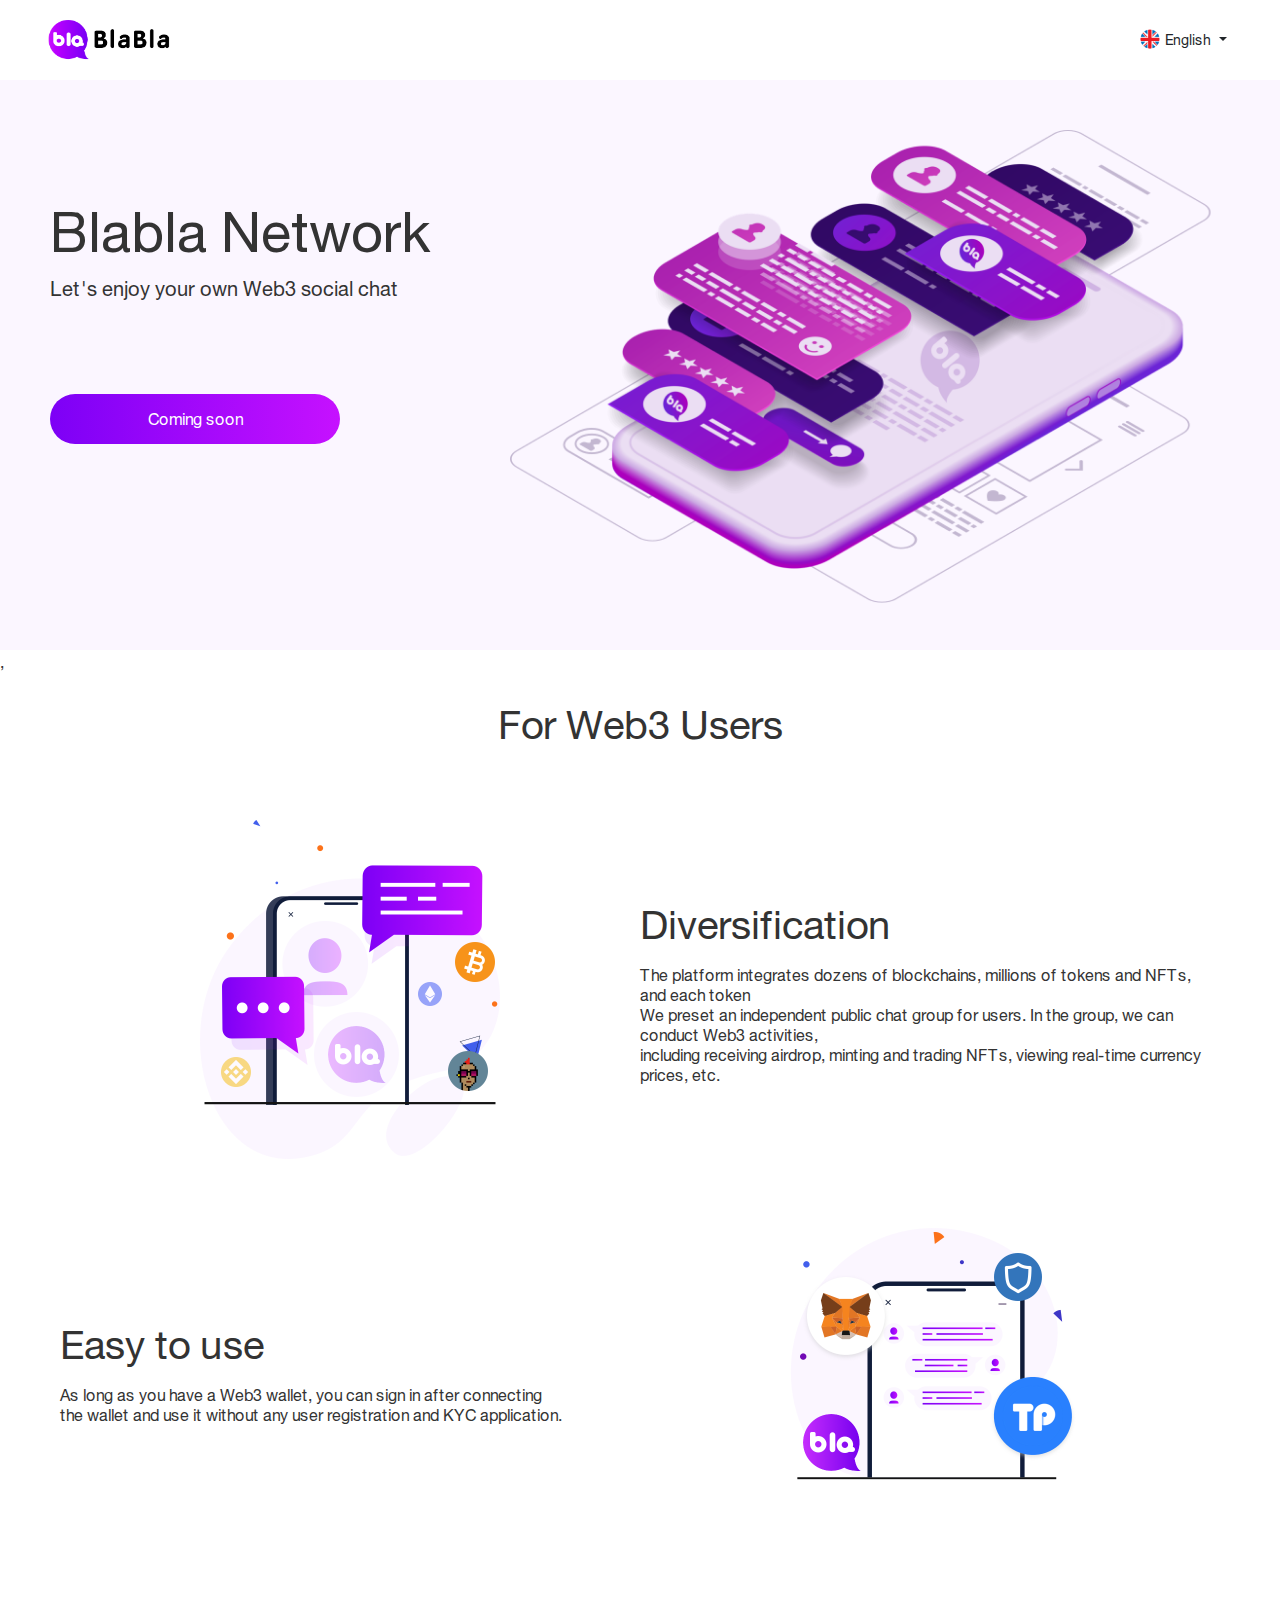
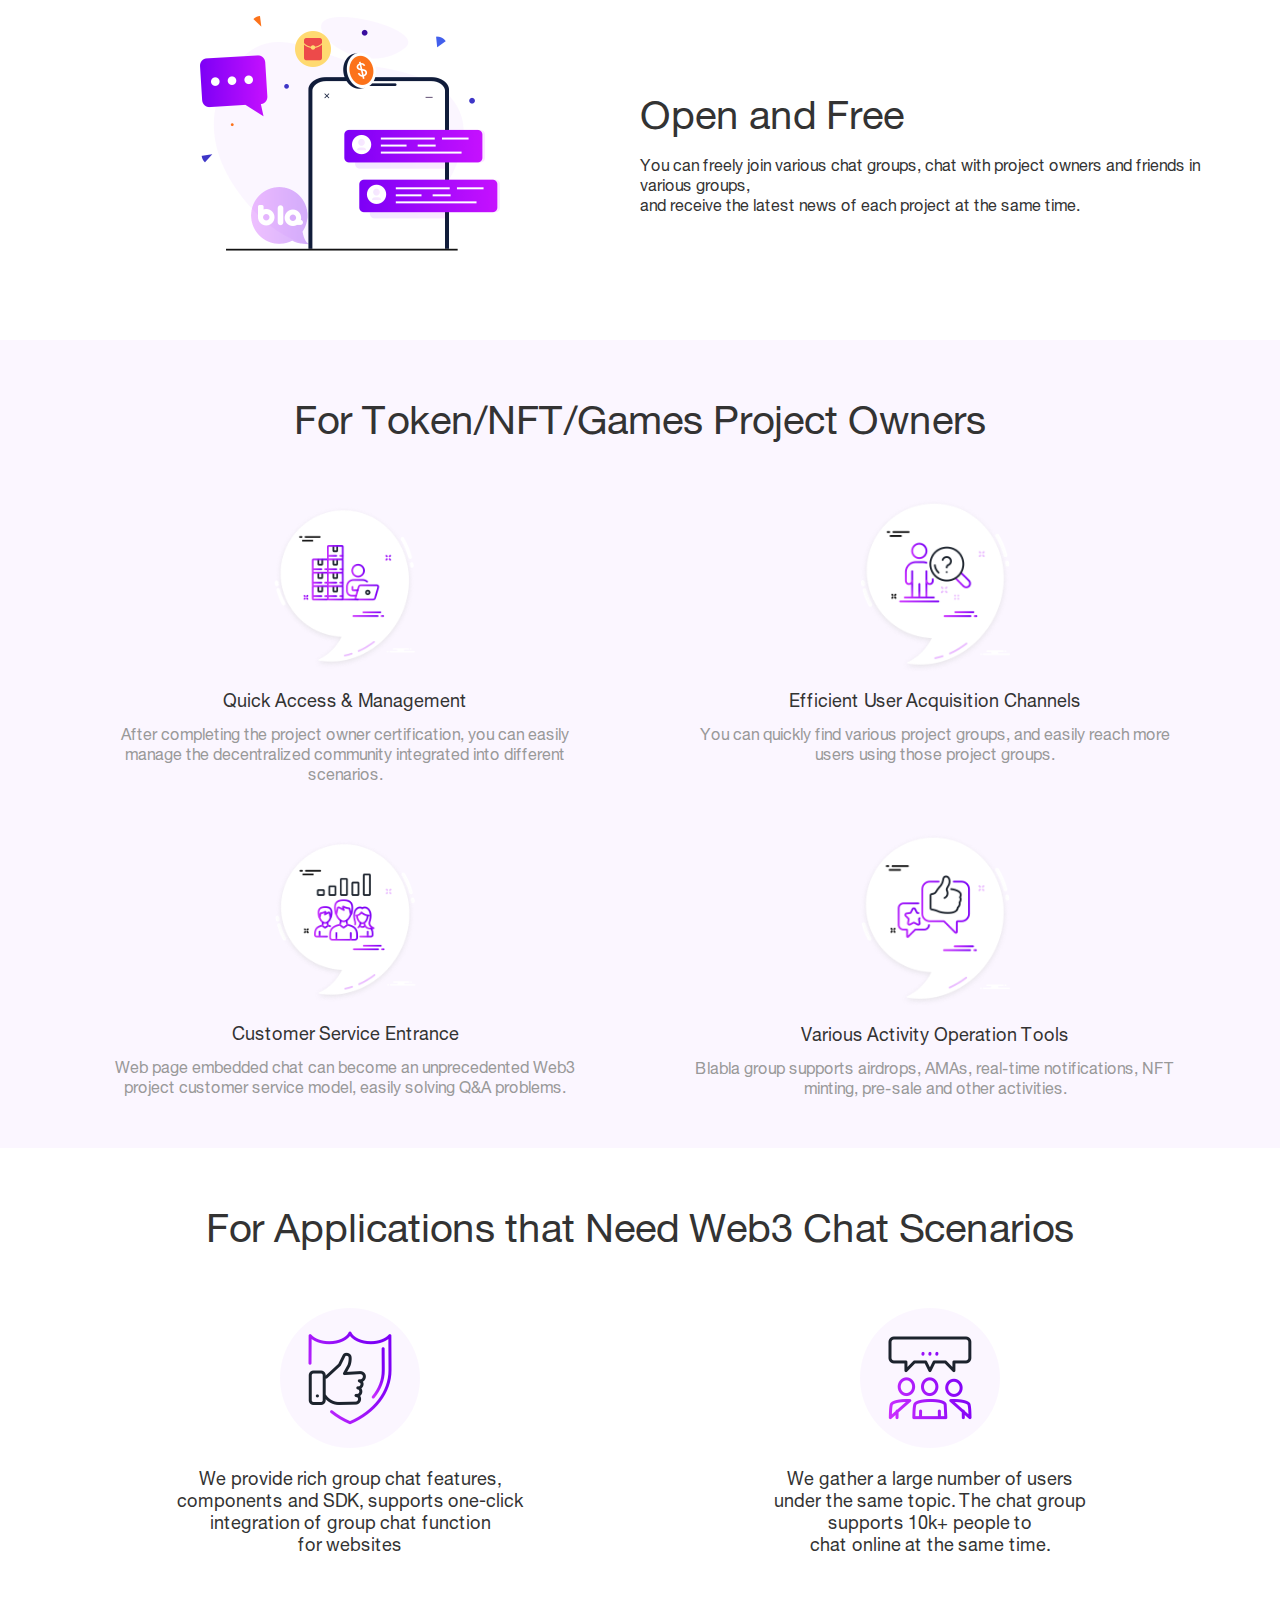
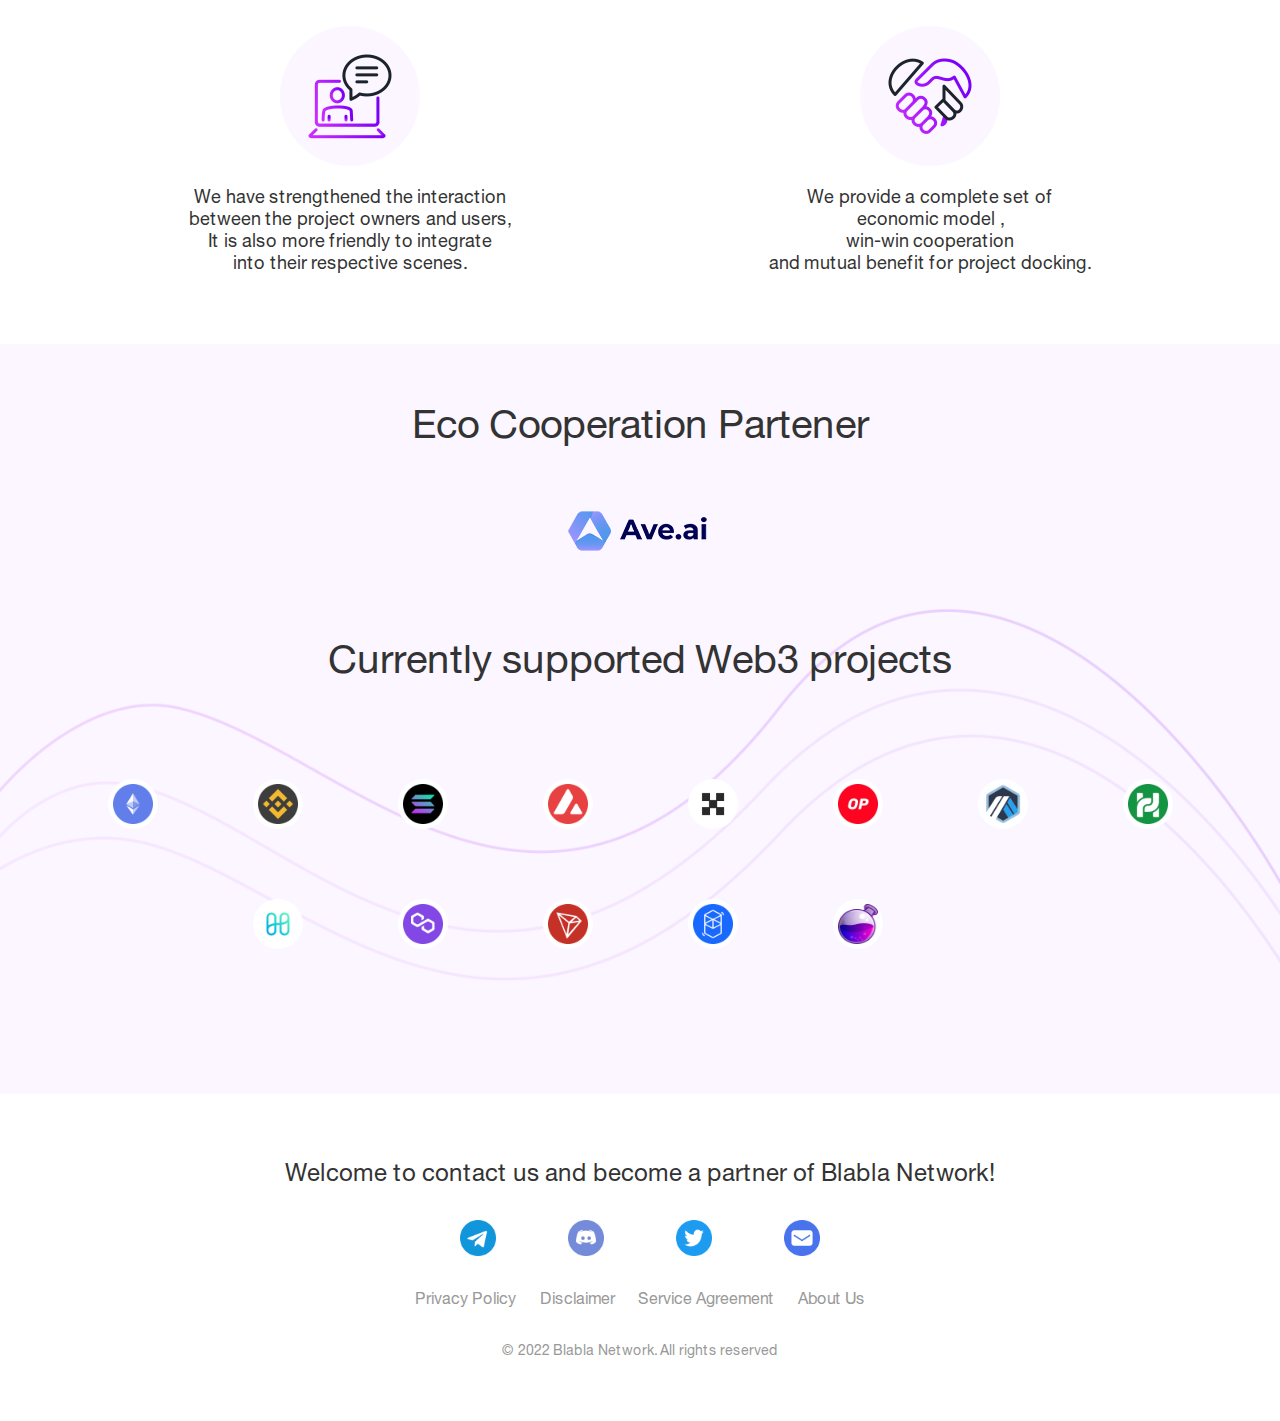
<file: index.html>
<!DOCTYPE html>
<html lang="en">
    <head>
        <meta charset="UTF-8" />
        <meta name="renderer" content="webkit" />
        <!--[if IE]><meta http-equiv="X-UA-Compatible" content="IE=edge,chrome=1" /><![endif]-->
        <meta name="viewport" content="width=device-width, initial-scale=1" />
        <!--begin需要描述官网-->
        <meta
            name="keywords"
            content="blabla,blabla network,chat,social,decentralized,blockchain,wallet,project owner,Web3,token,NFT,token price,group chat,customer service,public chain,airdrop,mint,trade,game,operation,gameFi,socialFi"
        />
        <meta
            name="description"
            content="Blabla Network is a social chat software for Web3 domain. It embeds millions of chat groups of tokens and NFTs. You can join the group for quick chat without group creation by project owners or other third parties, and you can participate in Web3 project activities in the group,such as receiving airdrop red packets, minting and trading NFTs, receiving real-time currency prices,etc.This chat software is widely used in Web3 scenarios, not only as a chat tool, but also as a project operation tool, customer service tool, etc. It can be embedded in the Web3 project website to enhance the interactivity and user stickiness of the project."
        />
        <!--end-->

        <link rel="shortcut icon" href="./assets/img/index.ico" />
        <title>blabla</title>

        <!-- Bootstrap Core CSS -->
        <link href="assets/css/bootstrap.min.css" rel="stylesheet" />
        <link href="assets/css/index.css" rel="stylesheet" />
        <link href="assets/css/index-en.css" rel="stylesheet" />

        <!-- Custom Fonts -->
        <link href="assets/font-style/font.css" rel="stylesheet" type="text/css" />

        <!-- jQuery -->
        <script src="assets/js/jquery.slim.min.js"></script>
        <script src="assets/js/popper.min.js"></script>
        <script src="assets/js/bootstrap.min.js"></script>
    </head>

    <body>
        <div class="header">
            <div class="container">
                <div class="logo">
                    <img src="./assets/img/logo.png" />
                </div>
                <div class="switch-lan">
                    <div class="btn-group">
                        <button type="button" class="btn dropdown-toggle" data-toggle="dropdown" aria-expanded="false">
                            <img class="icon" src="./assets/img/en.png" /><text>English</text>
                        </button>
                        <div class="dropdown-menu dropdown-menu-right">
                            <a class="dropdown-item" href="./index.html"
                                ><img class="icon" src="./assets/img/en.png" /><text>English</text></a
                            >
                            <a class="dropdown-item" href="./index-cn.html"
                                ><img class="icon" src="./assets/img/ch.png" /><text>简体中文</text></a
                            >
                        </div>
                    </div>
                </div>
            </div>
        </div>
        <div class="content">
            <div class="top-banner">
                <div class="container">
                    <div>
                        <div class="name">Blabla Network</div>
                        <div class="info">Let's enjoy your own Web3 social chat</div>
                        <div class="open-to-talk">
                            <a>
                                <!-- Start Blabla Chat in Browser
                                <img src="./assets/img/open.png" /> -->
                                Coming soon
                            </a>
                        </div>
                    </div>
                    <div class="right">
                        <img src="./assets/img/top-bg.png" />
                    </div>
                </div>
                ,
            </div>
            <div class="advantage-2c">
                <div class="container">
                    <div class="title">For Web3 Users</div>
                    <div class="item">
                        <div class="left img">
                            <div>
                                <img src="assets/img/advantage2c/duoyanghua.png" />
                            </div>
                        </div>
                        <div class="right word">
                            <div class="item-title">Diversification</div>
                            <div class="item-info">
                                The platform integrates dozens of blockchains, millions of tokens and NFTs, and each
                                token<br />
                                We preset an independent public chat group for users. In the group, we can conduct Web3
                                activities,<br />
                                including receiving airdrop, minting and trading NFTs, viewing real-time currency
                                prices, etc.
                            </div>
                        </div>
                    </div>
                    <div class="item">
                        <div class="left word">
                            <div class="item-title">Easy to use</div>
                            <div class="item-info">
                                As long as you have a Web3 wallet, you can sign in after connecting<br />
                                the wallet and use it without any user registration and KYC application.
                            </div>
                        </div>
                        <div class="right img">
                            <div>
                                <img src="assets/img/advantage2c/kuaisushiyong.png" />
                            </div>
                        </div>
                    </div>
                    <div class="item">
                        <div class="left img">
                            <div>
                                <img src="assets/img/advantage2c/kaifangziyou.png" />
                            </div>
                        </div>
                        <div class="right word">
                            <div class="item-title">Open and Free</div>
                            <div class="item-info">
                                You can freely join various chat groups, chat with project owners and friends in various
                                groups,<br />
                                and receive the latest news of each project at the same time.
                            </div>
                        </div>
                    </div>
                </div>
            </div>
            <div class="advantage-2b">
                <div class="container">
                    <div class="title">For Token/NFT/Games Project Owners</div>
                    <div class="box">
                        <div class="item item-en">
                            <img src="./assets/img/advantage2b/ruzhu.png" />
                            <div class="item-title">Quick Access & Management</div>
                            <div class="item-info">
                                After completing the project owner certification, you can easily manage the
                                decentralized community integrated into different scenarios.
                            </div>
                        </div>
                        <div class="item item-en">
                            <img src="./assets/img/advantage2b/qudao.png" />
                            <div class="item-title">Efficient User Acquisition Channels</div>
                            <div class="item-info">
                                You can quickly find various project groups, and easily reach more users using those
                                project groups.
                            </div>
                        </div>
                        <div class="item item-en">
                            <img src="./assets/img/advantage2b/kefu.png" />
                            <div class="item-title">Customer Service Entrance</div>
                            <div class="item-info">
                                Web page embedded chat can become an unprecedented Web3 project customer service model,
                                easily solving Q&A problems.
                            </div>
                        </div>
                        <div class="item item-en">
                            <img src="./assets/img/advantage2b/tool.png" />
                            <div class="item-title">Various Activity Operation Tools</div>
                            <div class="item-info">
                                Blabla group supports airdrops, AMAs, real-time notifications, NFT minting, pre-sale and
                                other activities.
                            </div>
                        </div>
                    </div>
                </div>
            </div>
            <div class="application">
                <div class="container">
                    <div class="title">For Applications that Need Web3 Chat Scenarios</div>
                    <div class="box">
                        <div class="item">
                            <img src="./assets/img/application/one.png" />
                            <div class="item-info">
                                We provide rich group chat features, <br />
                                components and SDK, supports one-click<br />
                                integration of group chat function <br />
                                for websites
                            </div>
                        </div>
                        <div class="item">
                            <img src="./assets/img/application/two.png" />
                            <div class="item-info">
                                We gather a large number of users <br />
                                under the same topic. The chat group <br />
                                supports 10k+ people to <br />
                                chat online at the same time.
                            </div>
                        </div>
                        <div class="item">
                            <img src="./assets/img/application/three.png" />
                            <div class="item-info">
                                We have strengthened the interaction <br />
                                between the project owners and users,<br />
                                It is also more friendly to integrate <br />
                                into their respective scenes.
                            </div>
                        </div>
                        <div class="item">
                            <img src="./assets/img/application/four.png" />
                            <div class="item-info">
                                We provide a complete set of<br />
                                economic model , <br />
                                win-win cooperation <br />
                                and mutual benefit for project docking.
                            </div>
                        </div>
                    </div>
                </div>
            </div>
            <div class="partner">
                <div class="container">
                    <div class="title">Eco Cooperation Partener</div>
                    <div class="ave-logo">
                        <img src="./assets/img/ave.png" />
                    </div>
                    <div class="support-program">Currently supported Web3 projects</div>
                    <div class="programs">
                        <div class="line-one">
                            <div class="item">
                                <div class="img-box">
                                    <img src="./assets/img/partner/1.png" />
                                    <div class="text">Ethereum</div>
                                </div>
                            </div>
                            <div class="item">
                                <div class="img-box">
                                    <img src="./assets/img/partner/2.png" />
                                    <div class="text">BNB Chain</div>
                                </div>
                            </div>
                            <div class="item">
                                <div class="img-box">
                                    <img src="./assets/img/partner/3.png" />
                                    <div class="text">Solana</div>
                                </div>
                            </div>
                            <div class="item">
                                <div class="img-box">
                                    <img src="./assets/img/partner/4.png" />
                                    <div class="text">Avalanche</div>
                                </div>
                            </div>
                            <div class="item">
                                <div class="img-box">
                                    <img src="./assets/img/partner/5.png" />
                                    <div class="text">OKC</div>
                                </div>
                            </div>
                            <div class="item">
                                <div class="img-box">
                                    <img src="./assets/img/partner/6.png" />
                                    <div class="text">Optimism</div>
                                </div>
                            </div>
                            <div class="item">
                                <div class="img-box">
                                    <img src="./assets/img/partner/7.png" />
                                    <div class="text">Arbitrum</div>
                                </div>
                            </div>
                            <div class="item">
                                <div class="img-box">
                                    <img src="./assets/img/partner/8.png" />
                                    <div class="text">HECO</div>
                                </div>
                            </div>
                        </div>
                        <div class="line-two">
                            <div class="item"></div>
                            <div class="item">
                                <div class="img-box">
                                    <img src="./assets/img/partner/9.png" />
                                    <div class="text">Harmony</div>
                                </div>
                            </div>
                            <div class="item">
                                <div class="img-box">
                                    <img src="./assets/img/partner/10.png" />
                                    <div class="text">Polygon</div>
                                </div>
                            </div>
                            <div class="item">
                                <div class="img-box">
                                    <img src="./assets/img/partner/11.png" />
                                    <div class="text">Tron</div>
                                </div>
                            </div>
                            <div class="item">
                                <div class="img-box">
                                    <img src="./assets/img/partner/12.png" />
                                    <div class="text">Fantom</div>
                                </div>
                            </div>
                            <div class="item">
                                <div class="img-box">
                                    <img src="./assets/img/partner/13.png" />
                                    <div class="text">Osmosis</div>
                                </div>
                            </div>
                            <div class="item"></div>
                            <div class="item"></div>
                        </div>
                    </div>
                </div>
            </div>
        </div>
        <div class="footer">
            <div class="container">
                <div class="welcome-word">Welcome to contact us and become a partner of Blabla Network!</div>
                <div class="contact-way">
                    <a href="https://t.me/blablanetwork" target="_blank"
                        ><img src="./assets/img/footer/telegram.png"
                    /></a>
                    <a href="https://discord.gg/5T9wKU4JaP" target="_blank"
                        ><img src="./assets/img/footer/discord.png"
                    /></a>
                    <a href="https://twitter.com/NetworkBlabla" target="_blank"
                        ><img src="./assets/img/footer/twitter.png"
                    /></a>
                    <a href="mailto://business@blabla.network" target="_blank"
                        ><img src="./assets/img/footer/email.png"
                    /></a>
                </div>
                <div class="other-info">
                    <a>Privacy Policy</a>
                    <a>Disclaimer</a>
                    <a>Service Agreement</a>
                    <a>About Us</a>
                </div>
                <div class="copyright">© 2022 Blabla Network. All rights reserved</div>
            </div>
        </div>
    </body>
    <script>
        $(".partner .programs .img-box").mouseover(function () {
            $(this).find(".text").show(3000)
        })
        $(".partner .programs .img-box").mouseout(function () {
            $(this).find(".text").hide(3000)
        })
    </script>
</html>
</file>
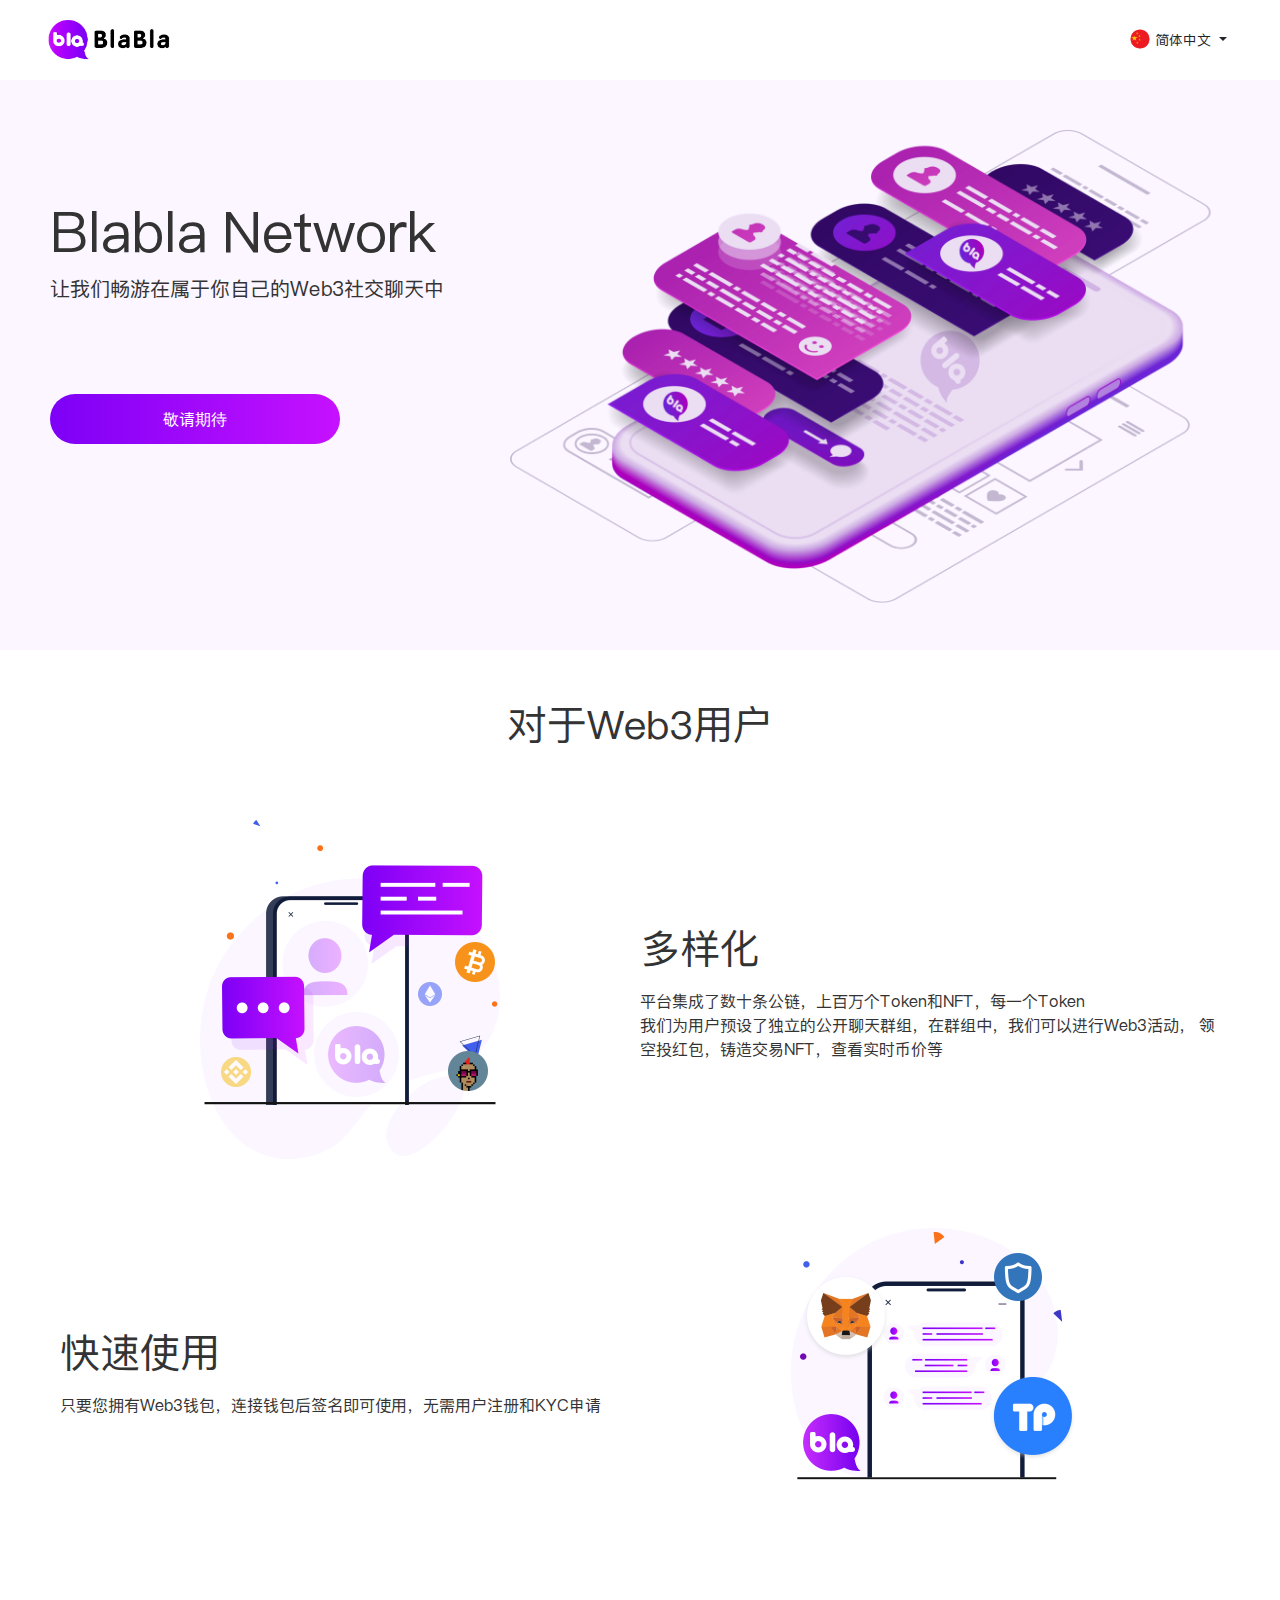
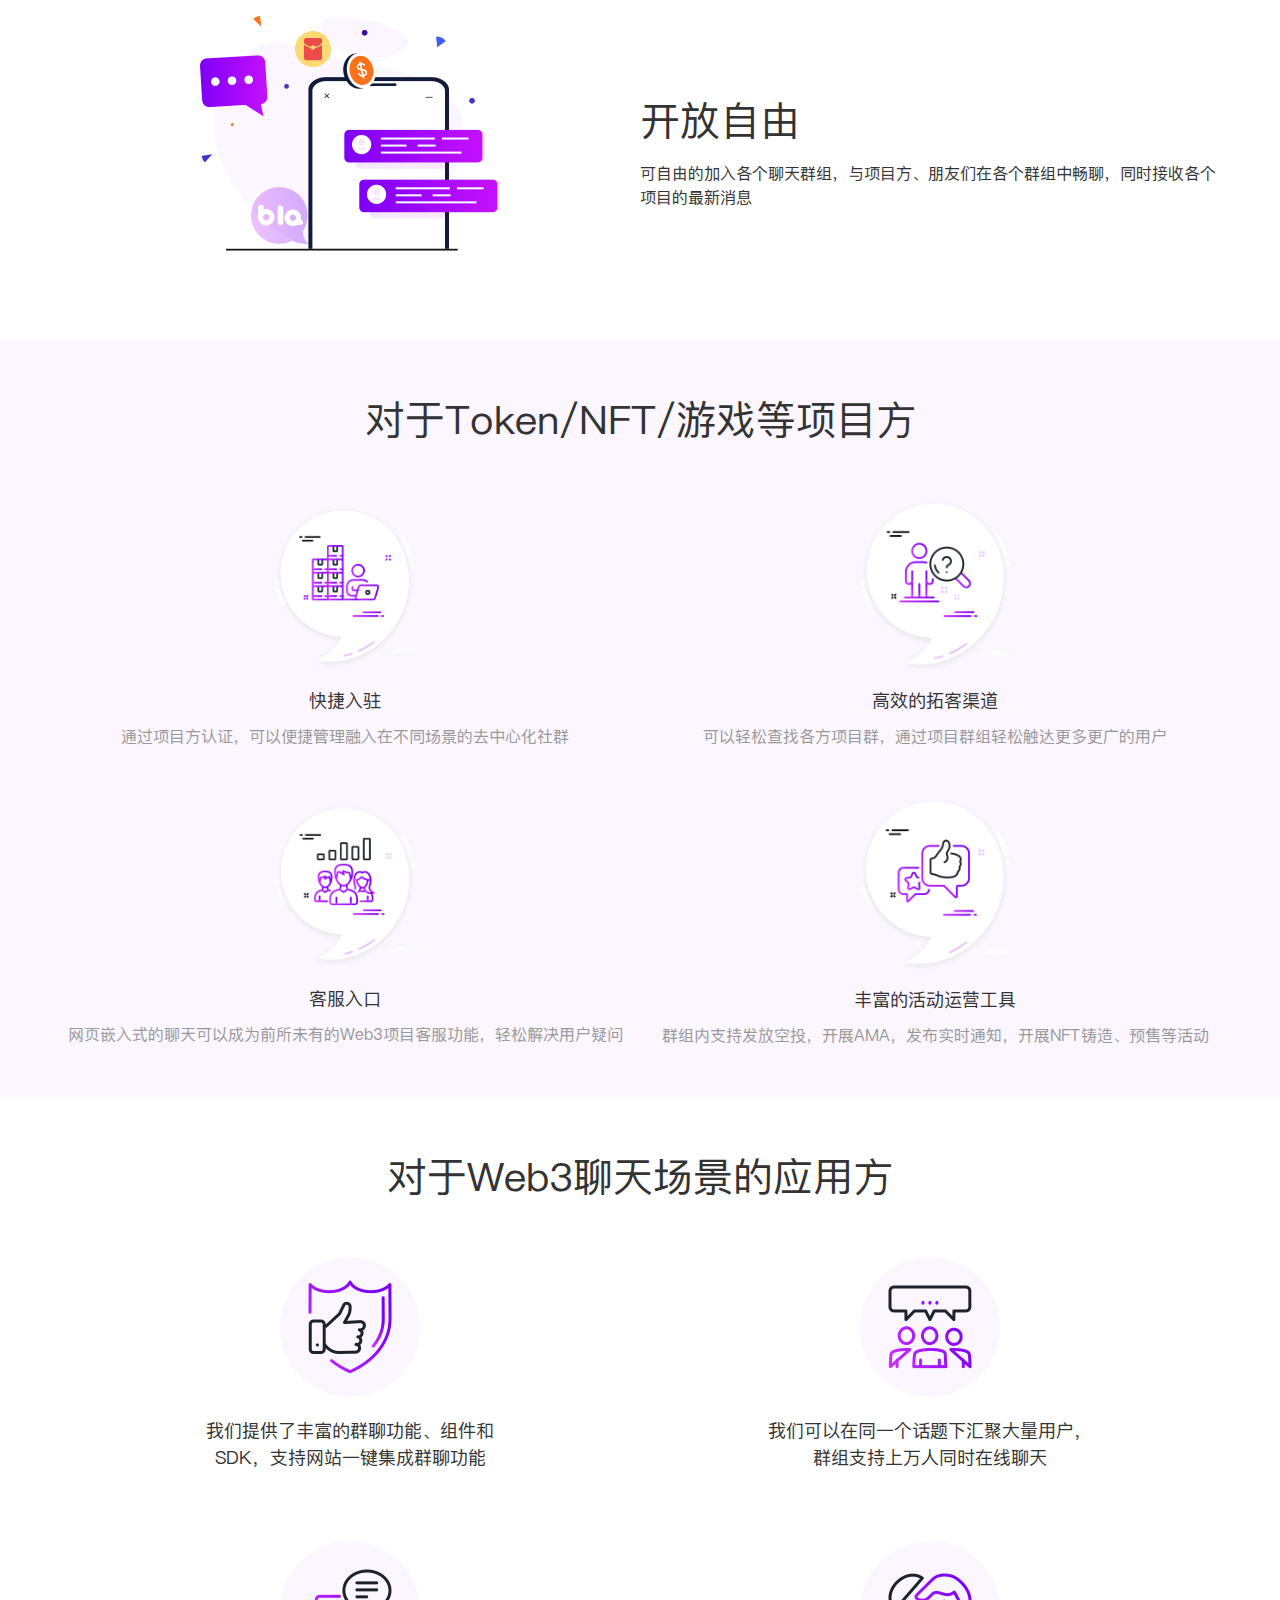
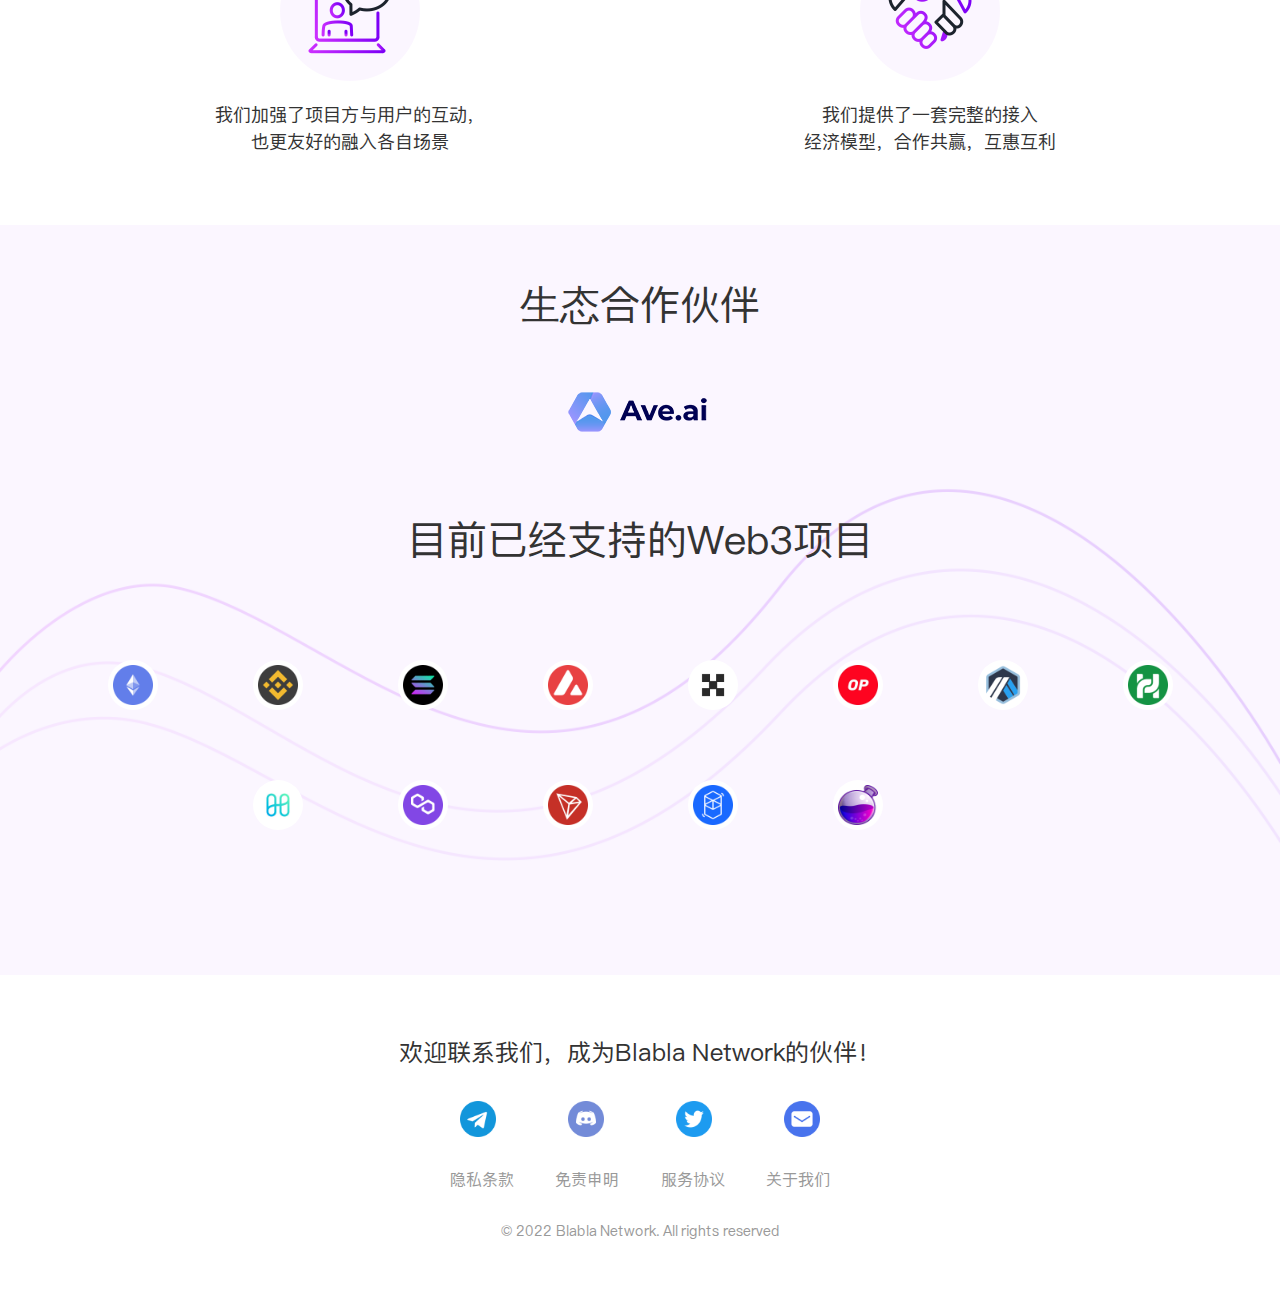
<file: index-cn.html>
<!DOCTYPE html>
<html lang="en">
    <head>
        <meta charset="UTF-8" />
        <meta name="renderer" content="webkit" />
        <!--[if IE]><meta http-equiv="X-UA-Compatible" content="IE=edge,chrome=1" /><![endif]-->
        <meta name="viewport" content="width=device-width, initial-scale=1" />
        <!--begin需要描述官网-->
        <meta
            name="keywords"
            content="巴拉巴拉,聊天,社交,去中心化,区块链,钱包,项目方,Web3,币价,NFT,群聊,客服,铸造,公链,空投,交易,链游,游戏,运营"
        />
        <meta
            name="description"
            content="Blabla Network是一款面向Web3领域的社交聊天软件，内嵌上百万个Token和NFT的聊天群组，无需项目方或用户自建群组即可入群快速聊天，并且可以在群中进行领取空投红包，铸造交易NFT，查看实时币价等Web3项目活动。本聊天软件在Web3场景中用处广泛，不仅可以作为聊天工具，还可以作为项目方活动运营工具、客服工具等，可以嵌入到各个项目方的项目网站中，增强项目的互动性和用户粘性。"
        />
        <!--end-->

        <link rel="shortcut icon" href="./assets/img/index.ico" />
        <title>blabla</title>

        <!-- Bootstrap Core CSS -->
        <link href="assets/css/bootstrap.min.css" rel="stylesheet" />
        <link href="assets/css/index.css" rel="stylesheet" />

        <!-- Custom Fonts -->
        <link href="assets/font-style/font.css" rel="stylesheet" type="text/css" />

        <!-- jQuery -->
        <script src="assets/js/jquery.slim.min.js"></script>
        <script src="assets/js/popper.min.js"></script>
        <script src="assets/js/bootstrap.min.js"></script>
    </head>

    <body>
        <div class="header">
            <div class="container">
                <div class="logo">
                    <img src="./assets/img/logo.png" />
                </div>
                <div class="switch-lan">
                    <div class="btn-group">
                        <button type="button" class="btn dropdown-toggle" data-toggle="dropdown" aria-expanded="false">
                            <img class="icon" src="./assets/img/ch.png" /><text>简体中文</text>
                        </button>
                        <div class="dropdown-menu dropdown-menu-right">
                            <a class="dropdown-item" href="./index.html"
                                ><img class="icon" src="./assets/img/en.png" /><text>English</text></a
                            >
                            <a class="dropdown-item" href="./index-cn.html"
                                ><img class="icon" src="./assets/img/ch.png" /><text>简体中文</text></a
                            >
                        </div>
                    </div>
                </div>
            </div>
        </div>
        <div class="content">
            <div class="top-banner">
                <div class="container">
                    <div>
                        <div class="name">Blabla Network</div>
                        <div class="info">让我们畅游在属于你自己的Web3社交聊天中</div>
                        <div class="open-to-talk">
                            <a>
                                <!-- 在浏览器中开启Blabla聊天
                                <img src="./assets/img/open.png" /> -->
                                敬请期待
                            </a>
                        </div>
                    </div>
                    <div class="right">
                        <img src="./assets/img/top-bg.png" />
                    </div>
                </div>
            </div>
            <div class="advantage-2c">
                <div class="container">
                    <div class="title">对于Web3用户</div>
                    <div class="item">
                        <div class="left img">
                            <div>
                                <img src="assets/img/advantage2c/duoyanghua.png" />
                            </div>
                        </div>
                        <div class="right word">
                            <div class="item-title">多样化</div>
                            <div class="item-info">
                                平台集成了数十条公链，上百万个Token和NFT，每一个Token<br />
                                我们为用户预设了独立的公开聊天群组，在群组中，我们可以进行Web3活动，
                                领空投红包，铸造交易NFT，查看实时币价等
                            </div>
                        </div>
                    </div>
                    <div class="item">
                        <div class="left word">
                            <div class="item-title">快速使用</div>
                            <div class="item-info">
                                只要您拥有Web3钱包，连接钱包后签名即可使用，无需用户注册和KYC申请
                            </div>
                        </div>
                        <div class="right img">
                            <div>
                                <img src="assets/img/advantage2c/kuaisushiyong.png" />
                            </div>
                        </div>
                    </div>
                    <div class="item">
                        <div class="left img">
                            <div>
                                <img src="assets/img/advantage2c/kaifangziyou.png" />
                            </div>
                        </div>
                        <div class="right word">
                            <div class="item-title">开放自由</div>
                            <div class="item-info">
                                可自由的加入各个聊天群组，与项目方、朋友们在各个群组中畅聊，同时接收各个项目的最新消息
                            </div>
                        </div>
                    </div>
                </div>
            </div>
            <div class="advantage-2b">
                <div class="container">
                    <div class="title">对于Token/NFT/游戏等项目方</div>
                    <div class="box">
                        <div class="item">
                            <img src="./assets/img/advantage2b/ruzhu.png" />
                            <div class="item-title">快捷入驻</div>
                            <div class="item-info">通过项目方认证，可以便捷管理融入在不同场景的去中心化社群</div>
                        </div>
                        <div class="item">
                            <img src="./assets/img/advantage2b/qudao.png" />
                            <div class="item-title">高效的拓客渠道</div>
                            <div class="item-info">可以轻松查找各方项目群，通过项目群组轻松触达更多更广的用户</div>
                        </div>
                        <div class="item">
                            <img src="./assets/img/advantage2b/kefu.png" />
                            <div class="item-title">客服入口</div>
                            <div class="item-info">
                                网页嵌入式的聊天可以成为前所未有的Web3项目客服功能，轻松解决用户疑问
                            </div>
                        </div>
                        <div class="item">
                            <img src="./assets/img/advantage2b/tool.png" />
                            <div class="item-title">丰富的活动运营工具</div>
                            <div class="item-info">
                                群组内支持发放空投，开展AMA，发布实时通知，开展NFT铸造、预售等活动
                            </div>
                        </div>
                    </div>
                </div>
            </div>
            <div class="application">
                <div class="container">
                    <div class="title">对于Web3聊天场景的应用方</div>
                    <div class="box">
                        <div class="item">
                            <img src="./assets/img/application/one.png" />
                            <div class="item-info">
                                我们提供了丰富的群聊功能、组件和<br />
                                SDK，支持网站一键集成群聊功能
                            </div>
                        </div>
                        <div class="item">
                            <img src="./assets/img/application/two.png" />
                            <div class="item-info">
                                我们可以在同一个话题下汇聚大量用户，<br />
                                群组支持上万人同时在线聊天
                            </div>
                        </div>
                        <div class="item">
                            <img src="./assets/img/application/three.png" />
                            <div class="item-info">
                                我们加强了项目方与用户的互动，<br />
                                也更友好的融入各自场景
                            </div>
                        </div>
                        <div class="item">
                            <img src="./assets/img/application/four.png" />
                            <div class="item-info">
                                我们提供了一套完整的接入<br />
                                经济模型，合作共赢，互惠互利
                            </div>
                        </div>
                    </div>
                </div>
            </div>
            <div class="partner">
                <div class="container">
                    <div class="title">生态合作伙伴</div>
                    <div class="ave-logo">
                        <img src="./assets/img/ave.png" />
                    </div>
                    <div class="support-program">目前已经支持的Web3项目</div>
                    <div class="programs">
                        <div class="line-one">
                            <div class="item">
                                <div class="img-box">
                                    <img src="./assets/img/partner/1.png" />
                                    <div class="text">Ethereum</div>
                                </div>
                            </div>
                            <div class="item">
                                <div class="img-box">
                                    <img src="./assets/img/partner/2.png" />
                                    <div class="text">BNB Chain</div>
                                </div>
                            </div>
                            <div class="item">
                                <div class="img-box">
                                    <img src="./assets/img/partner/3.png" />
                                    <div class="text">Solana</div>
                                </div>
                            </div>
                            <div class="item">
                                <div class="img-box">
                                    <img src="./assets/img/partner/4.png" />
                                    <div class="text">Avalanche</div>
                                </div>
                            </div>
                            <div class="item">
                                <div class="img-box">
                                    <img src="./assets/img/partner/5.png" />
                                    <div class="text">OKC</div>
                                </div>
                            </div>
                            <div class="item">
                                <div class="img-box">
                                    <img src="./assets/img/partner/6.png" />
                                    <div class="text">Optimism</div>
                                </div>
                            </div>
                            <div class="item">
                                <div class="img-box">
                                    <img src="./assets/img/partner/7.png" />
                                    <div class="text">Arbitrum</div>
                                </div>
                            </div>
                            <div class="item">
                                <div class="img-box">
                                    <img src="./assets/img/partner/8.png" />
                                    <div class="text">HECO</div>
                                </div>
                            </div>
                        </div>
                        <div class="line-two">
                            <div class="item"></div>
                            <div class="item">
                                <div class="img-box">
                                    <img src="./assets/img/partner/9.png" />
                                    <div class="text">Harmony</div>
                                </div>
                            </div>
                            <div class="item">
                                <div class="img-box">
                                    <img src="./assets/img/partner/10.png" />
                                    <div class="text">Polygon</div>
                                </div>
                            </div>
                            <div class="item">
                                <div class="img-box">
                                    <img src="./assets/img/partner/11.png" />
                                    <div class="text">Tron</div>
                                </div>
                            </div>
                            <div class="item">
                                <div class="img-box">
                                    <img src="./assets/img/partner/12.png" />
                                    <div class="text">Fantom</div>
                                </div>
                            </div>
                            <div class="item">
                                <div class="img-box">
                                    <img src="./assets/img/partner/13.png" />
                                    <div class="text">Osmosis</div>
                                </div>
                            </div>
                            <div class="item"></div>
                            <div class="item"></div>
                        </div>
                    </div>
                </div>
            </div>
        </div>
        <div class="footer">
            <div class="container">
                <div class="welcome-word">欢迎联系我们，成为Blabla Network的伙伴！</div>
                <div class="contact-way">
                    <a href="https://t.me/blablanetwork" target="_blank"
                        ><img src="./assets/img/footer/telegram.png"
                    /></a>
                    <a href="https://discord.gg/5T9wKU4JaP" target="_blank"
                        ><img src="./assets/img/footer/discord.png"
                    /></a>
                    <a href="https://twitter.com/NetworkBlabla" target="_blank"
                        ><img src="./assets/img/footer/twitter.png"
                    /></a>
                    <a href="mailto://business@blabla.network" target="_blank"
                        ><img src="./assets/img/footer/email.png"
                    /></a>
                </div>
                <div class="other-info">
                    <a>隐私条款</a>
                    <a>免责申明</a>
                    <a>服务协议</a>
                    <a>关于我们</a>
                </div>
                <div class="copyright">© 2022 Blabla Network. All rights reserved</div>
            </div>
        </div>
    </body>
    <script>
        $(".partner .programs .img-box").mouseover(function () {
            $(this).find(".text").show(3000)
        })
        $(".partner .programs .img-box").mouseout(function () {
            $(this).find(".text").hide(3000)
        })
    </script>
</html>
</file>
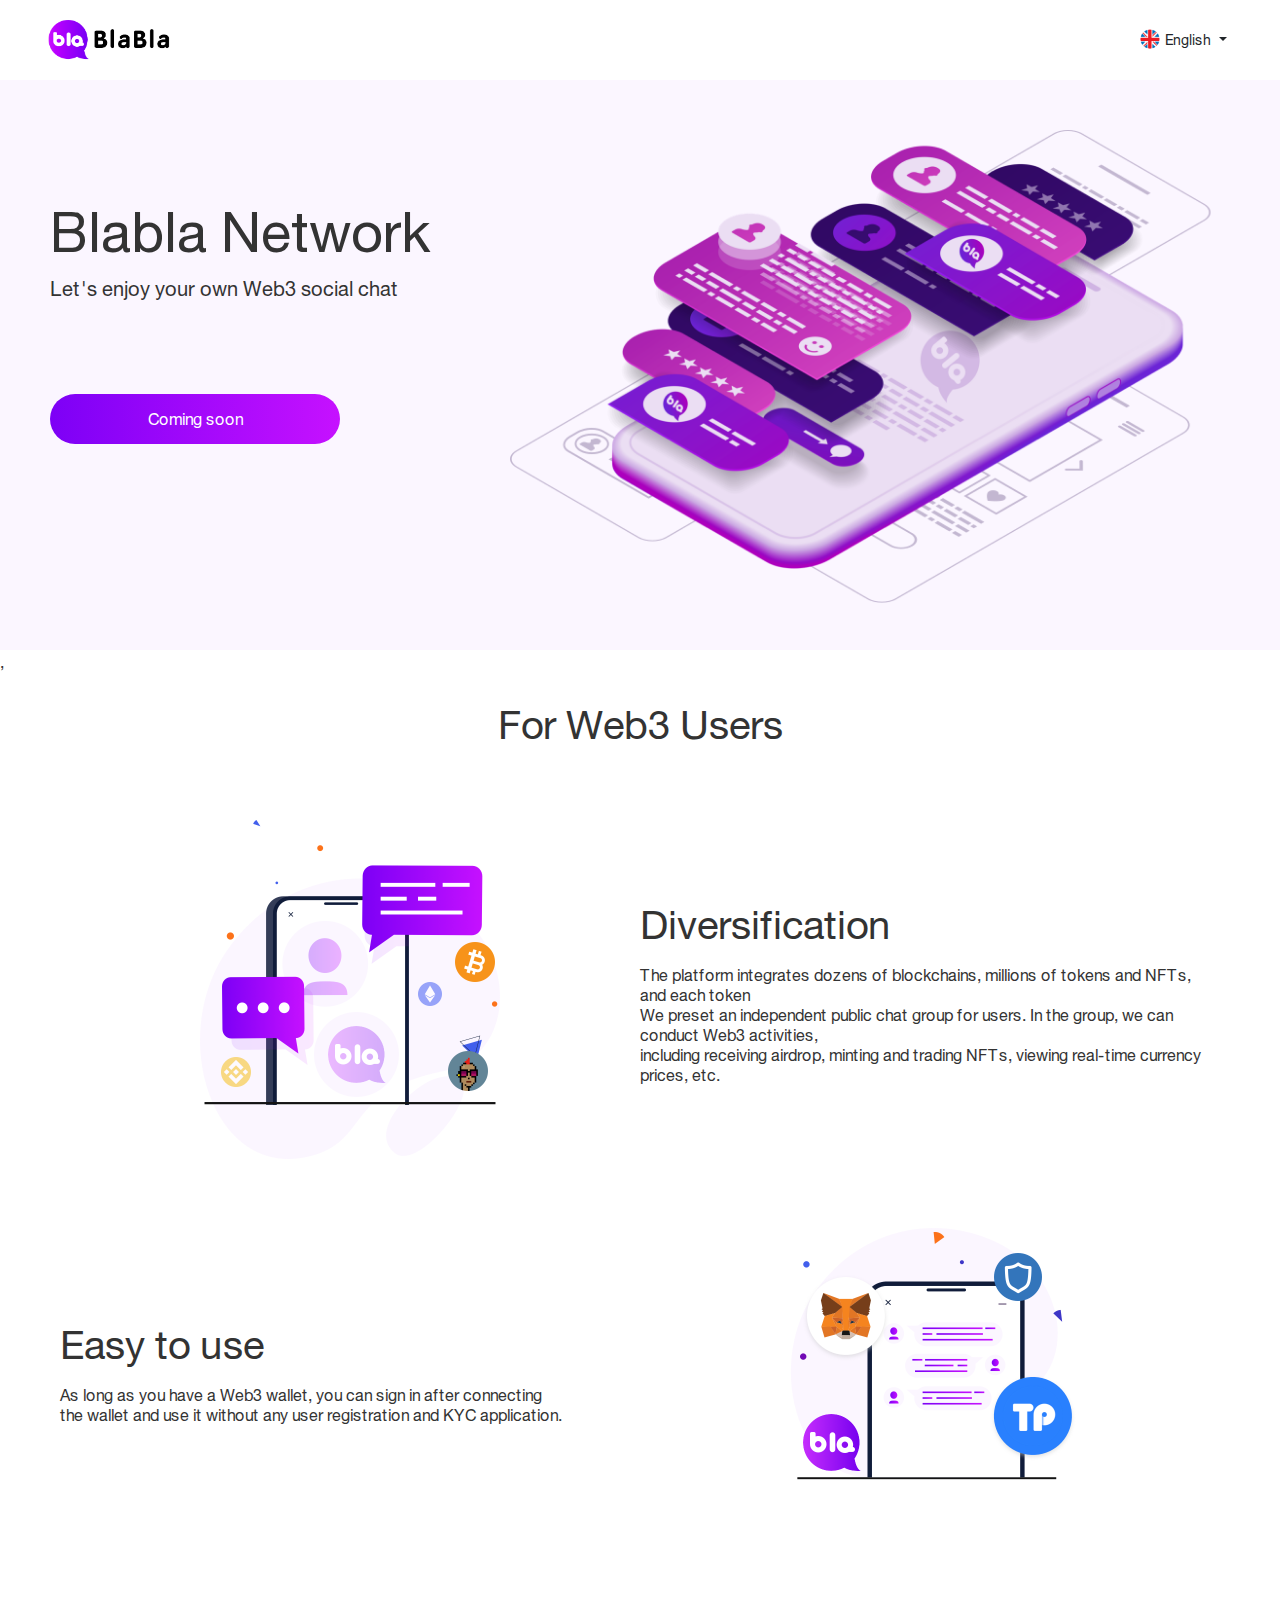
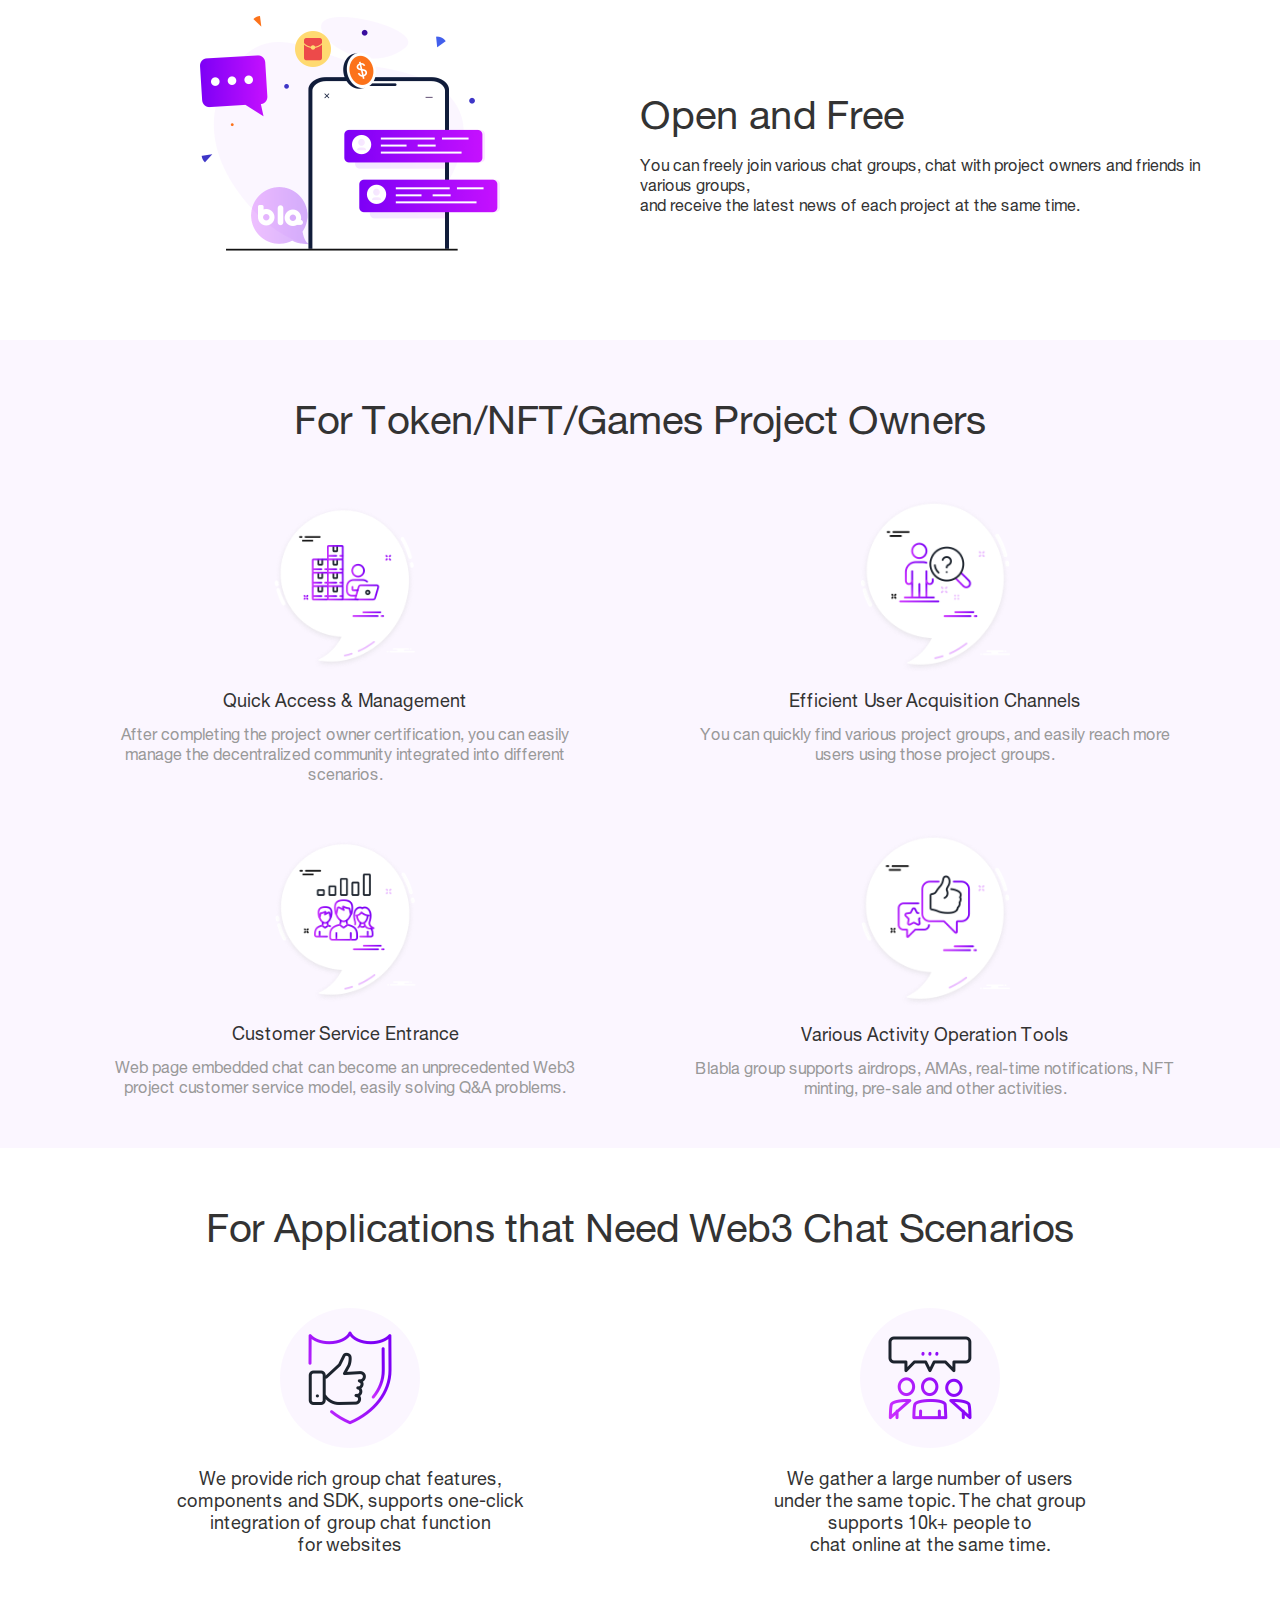
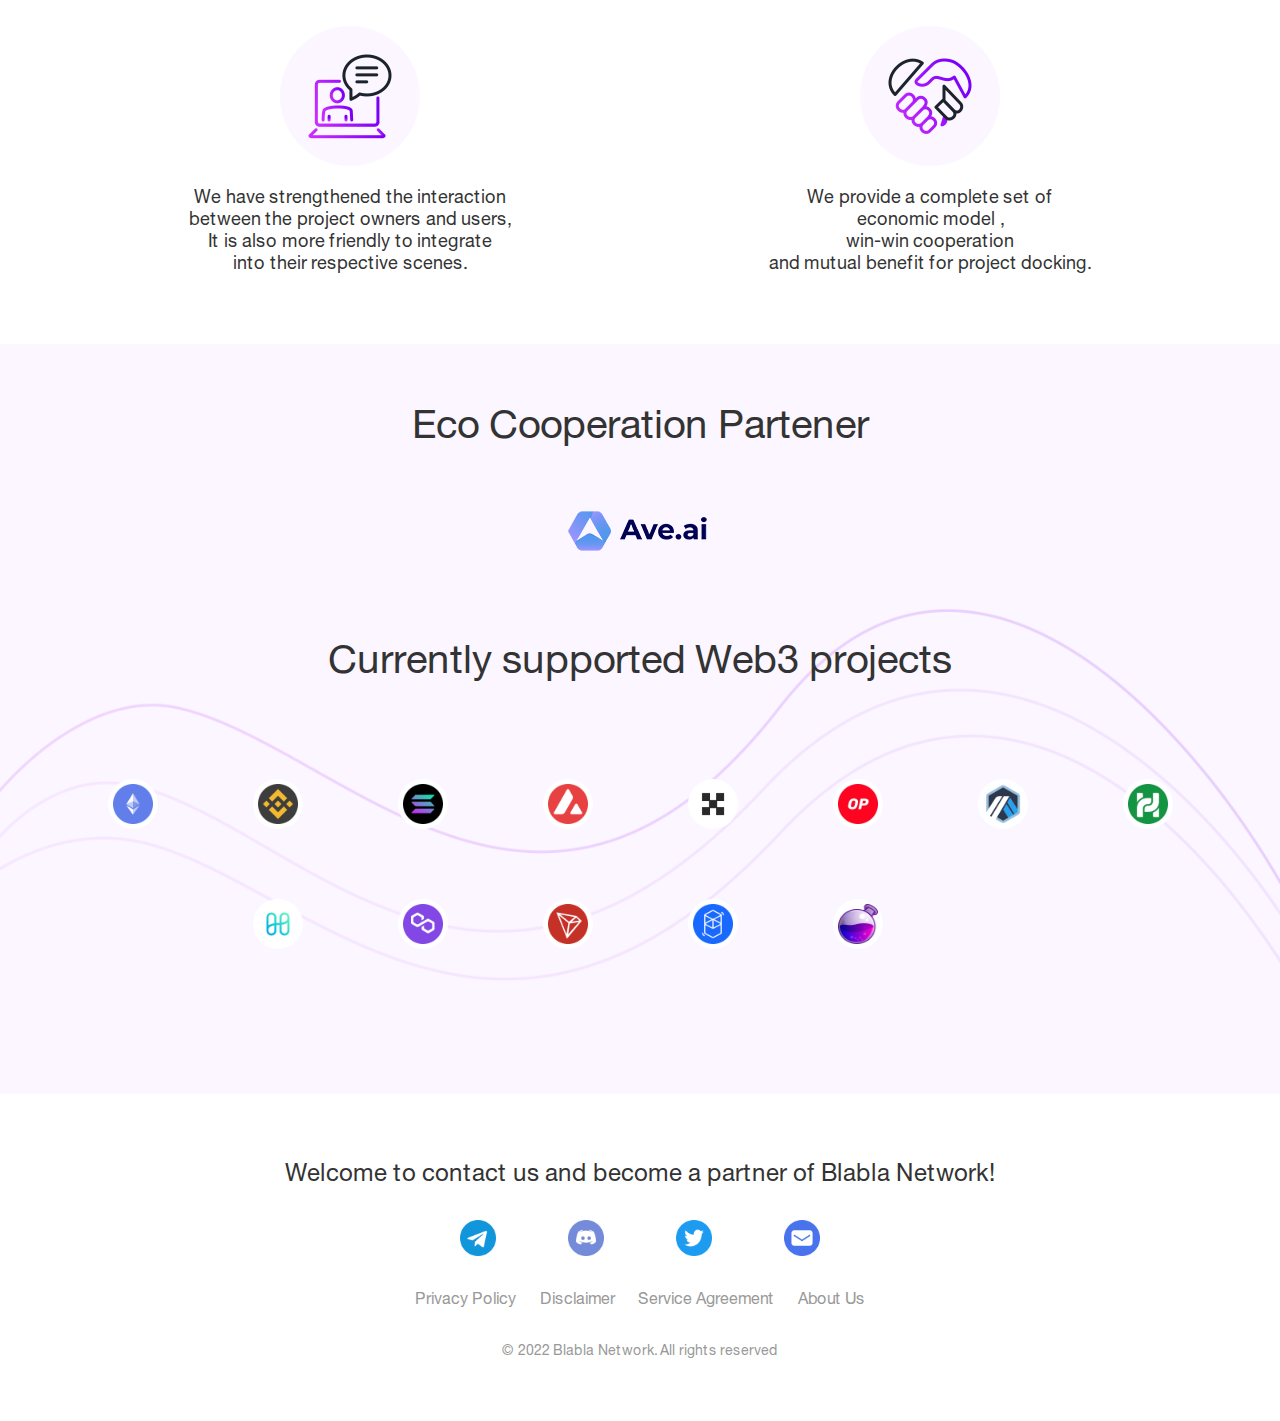
<file: index-en.html>
<!DOCTYPE html>
<html lang="en">
    <head>
        <meta charset="UTF-8" />
        <meta name="renderer" content="webkit" />
        <!--[if IE]><meta http-equiv="X-UA-Compatible" content="IE=edge,chrome=1" /><![endif]-->
        <meta name="viewport" content="width=device-width, initial-scale=1" />
        <!--begin需要描述官网-->
        <meta
            name="keywords"
            content="blabla,blabla network,chat,social,decentralized,blockchain,wallet,project owner,Web3,token,NFT,token price,group chat,customer service,public chain,airdrop,mint,trade,game,operation,gameFi,socialFi"
        />
        <meta
            name="description"
            content="Blabla Network is a social chat software for Web3 domain. It embeds millions of chat groups of tokens and NFTs. You can join the group for quick chat without group creation by project owners or other third parties, and you can participate in Web3 project activities in the group,such as receiving airdrop red packets, minting and trading NFTs, receiving real-time currency prices,etc.This chat software is widely used in Web3 scenarios, not only as a chat tool, but also as a project operation tool, customer service tool, etc. It can be embedded in the Web3 project website to enhance the interactivity and user stickiness of the project."
        />
        <!--end-->

        <link rel="shortcut icon" href="./assets/img/index.ico" />
        <title>blabla</title>

        <!-- Bootstrap Core CSS -->
        <link href="assets/css/bootstrap.min.css" rel="stylesheet" />
        <link href="assets/css/index.css" rel="stylesheet" />
        <link href="assets/css/index-en.css" rel="stylesheet" />

        <!-- Custom Fonts -->
        <link href="assets/font-style/font.css" rel="stylesheet" type="text/css" />

        <!-- jQuery -->
        <script src="assets/js/jquery.slim.min.js"></script>
        <script src="assets/js/popper.min.js"></script>
        <script src="assets/js/bootstrap.min.js"></script>
    </head>

    <body>
        <div class="header">
            <div class="container">
                <div class="logo">
                    <img src="./assets/img/logo.png" />
                </div>
                <div class="switch-lan">
                    <div class="btn-group">
                        <button type="button" class="btn dropdown-toggle" data-toggle="dropdown" aria-expanded="false">
                            <img class="icon" src="./assets/img/en.png" /><text>English</text>
                        </button>
                        <div class="dropdown-menu dropdown-menu-right">
                            <a class="dropdown-item" href="./index.html"
                                ><img class="icon" src="./assets/img/ch.png" /><text>简体中文</text></a
                            >
                            <a class="dropdown-item" href="./index-en.html"
                                ><img class="icon" src="./assets/img/en.png" /><text>English</text></a
                            >
                        </div>
                    </div>
                </div>
            </div>
        </div>
        <div class="content">
            <div class="top-banner">
                <div class="container">
                    <div>
                        <div class="name">Blabla Network</div>
                        <div class="info">Let's enjoy your own Web3 social chat</div>
                        <div class="open-to-talk">
                            <a>
                                <!-- Start Blabla Chat in Browser
                                <img src="./assets/img/open.png" /> -->
                                Coming soon
                            </a>
                        </div>
                    </div>
                    <div class="right">
                        <img src="./assets/img/top-bg.png" />
                    </div>
                </div>
                ,
            </div>
            <div class="advantage-2c">
                <div class="container">
                    <div class="title">For Web3 Users</div>
                    <div class="item">
                        <div class="left img">
                            <div>
                                <img src="assets/img/advantage2c/duoyanghua.png" />
                            </div>
                        </div>
                        <div class="right word">
                            <div class="item-title">Diversification</div>
                            <div class="item-info">
                                The platform integrates dozens of blockchains, millions of tokens and NFTs, and each
                                token<br />
                                We preset an independent public chat group for users. In the group, we can conduct Web3
                                activities,<br />
                                including receiving airdrop, minting and trading NFTs, viewing real-time currency
                                prices, etc.
                            </div>
                        </div>
                    </div>
                    <div class="item">
                        <div class="left word">
                            <div class="item-title">Easy to use</div>
                            <div class="item-info">
                                As long as you have a Web3 wallet, you can sign in after connecting<br />
                                the wallet and use it without any user registration and KYC application.
                            </div>
                        </div>
                        <div class="right img">
                            <div>
                                <img src="assets/img/advantage2c/kuaisushiyong.png" />
                            </div>
                        </div>
                    </div>
                    <div class="item">
                        <div class="left img">
                            <div>
                                <img src="assets/img/advantage2c/kaifangziyou.png" />
                            </div>
                        </div>
                        <div class="right word">
                            <div class="item-title">Open and Free</div>
                            <div class="item-info">
                                You can freely join various chat groups, chat with project owners and friends in various
                                groups,<br />
                                and receive the latest news of each project at the same time.
                            </div>
                        </div>
                    </div>
                </div>
            </div>
            <div class="advantage-2b">
                <div class="container">
                    <div class="title">For Token/NFT/Games Project Owners</div>
                    <div class="box">
                        <div class="item item-en">
                            <img src="./assets/img/advantage2b/ruzhu.png" />
                            <div class="item-title">Quick Access & Management</div>
                            <div class="item-info">
                                After completing the project owner certification, you can easily manage the
                                decentralized community integrated into different scenarios.
                            </div>
                        </div>
                        <div class="item item-en">
                            <img src="./assets/img/advantage2b/qudao.png" />
                            <div class="item-title">Efficient User Acquisition Channels</div>
                            <div class="item-info">
                                You can quickly find various project groups, and easily reach more users using those
                                project groups.
                            </div>
                        </div>
                        <div class="item item-en">
                            <img src="./assets/img/advantage2b/kefu.png" />
                            <div class="item-title">Customer Service Entrance</div>
                            <div class="item-info">
                                Web page embedded chat can become an unprecedented Web3 project customer service model,
                                easily solving Q&A problems.
                            </div>
                        </div>
                        <div class="item item-en">
                            <img src="./assets/img/advantage2b/tool.png" />
                            <div class="item-title">Various Activity Operation Tools</div>
                            <div class="item-info">
                                Blabla group supports airdrops, AMAs, real-time notifications, NFT minting, pre-sale and
                                other activities.
                            </div>
                        </div>
                    </div>
                </div>
            </div>
            <div class="application">
                <div class="container">
                    <div class="title">For Applications that Need Web3 Chat Scenarios</div>
                    <div class="box">
                        <div class="item">
                            <img src="./assets/img/application/one.png" />
                            <div class="item-info">
                                We provide rich group chat features, <br />
                                components and SDK, supports one-click<br />
                                integration of group chat function <br />
                                for websites
                            </div>
                        </div>
                        <div class="item">
                            <img src="./assets/img/application/two.png" />
                            <div class="item-info">
                                We gather a large number of users <br />
                                under the same topic. The chat group <br />
                                supports 10k+ people to <br />
                                chat online at the same time.
                            </div>
                        </div>
                        <div class="item">
                            <img src="./assets/img/application/three.png" />
                            <div class="item-info">
                                We have strengthened the interaction <br />
                                between the project owners and users,<br />
                                It is also more friendly to integrate <br />
                                into their respective scenes.
                            </div>
                        </div>
                        <div class="item">
                            <img src="./assets/img/application/four.png" />
                            <div class="item-info">
                                We provide a complete set of<br />
                                economic model , <br />
                                win-win cooperation <br />
                                and mutual benefit for project docking.
                            </div>
                        </div>
                    </div>
                </div>
            </div>
            <div class="partner">
                <div class="container">
                    <div class="title">Eco Cooperation Partener</div>
                    <div class="ave-logo">
                        <img src="./assets/img/ave.png" />
                    </div>
                    <div class="support-program">Currently supported Web3 projects</div>
                    <div class="programs">
                        <div class="line-one">
                            <div class="item">
                                <div class="img-box">
                                    <img src="./assets/img/partner/1.png" />
                                    <div class="text">Ethereum</div>
                                </div>
                            </div>
                            <div class="item">
                                <div class="img-box">
                                    <img src="./assets/img/partner/2.png" />
                                    <div class="text">BNB Chain</div>
                                </div>
                            </div>
                            <div class="item">
                                <div class="img-box">
                                    <img src="./assets/img/partner/3.png" />
                                    <div class="text">Solana</div>
                                </div>
                            </div>
                            <div class="item">
                                <div class="img-box">
                                    <img src="./assets/img/partner/4.png" />
                                    <div class="text">Avalanche</div>
                                </div>
                            </div>
                            <div class="item">
                                <div class="img-box">
                                    <img src="./assets/img/partner/5.png" />
                                    <div class="text">OKC</div>
                                </div>
                            </div>
                            <div class="item">
                                <div class="img-box">
                                    <img src="./assets/img/partner/6.png" />
                                    <div class="text">Optimism</div>
                                </div>
                            </div>
                            <div class="item">
                                <div class="img-box">
                                    <img src="./assets/img/partner/7.png" />
                                    <div class="text">Arbitrum</div>
                                </div>
                            </div>
                            <div class="item">
                                <div class="img-box">
                                    <img src="./assets/img/partner/8.png" />
                                    <div class="text">HECO</div>
                                </div>
                            </div>
                        </div>
                        <div class="line-two">
                            <div class="item"></div>
                            <div class="item">
                                <div class="img-box">
                                    <img src="./assets/img/partner/9.png" />
                                    <div class="text">Harmony</div>
                                </div>
                            </div>
                            <div class="item">
                                <div class="img-box">
                                    <img src="./assets/img/partner/10.png" />
                                    <div class="text">Polygon</div>
                                </div>
                            </div>
                            <div class="item">
                                <div class="img-box">
                                    <img src="./assets/img/partner/11.png" />
                                    <div class="text">Tron</div>
                                </div>
                            </div>
                            <div class="item">
                                <div class="img-box">
                                    <img src="./assets/img/partner/12.png" />
                                    <div class="text">Fantom</div>
                                </div>
                            </div>
                            <div class="item">
                                <div class="img-box">
                                    <img src="./assets/img/partner/13.png" />
                                    <div class="text">Osmosis</div>
                                </div>
                            </div>
                            <div class="item"></div>
                            <div class="item"></div>
                        </div>
                    </div>
                </div>
            </div>
        </div>
        <div class="footer">
            <div class="container">
                <div class="welcome-word">Welcome to contact us and become a partner of Blabla Network!</div>
                <div class="contact-way">
                    <a><img src="./assets/img/footer/telegram.png" /></a>
                    <a><img src="./assets/img/footer/discord.png" /></a>
                    <a><img src="./assets/img/footer/twitter.png" /></a>
                    <a><img src="./assets/img/footer/email.png" /></a>
                </div>
                <div class="other-info">
                    <a>Privacy Policy</a>
                    <a>Disclaimer</a>
                    <a>Service Agreement</a>
                    <a>About Us</a>
                </div>
                <div class="copyright">© 2022 Blabla Network. All rights reserved</div>
            </div>
        </div>
    </body>
    <script>
        $(".partner .programs .img-box").mouseover(function () {
            $(this).find(".text").show(3000)
        })
        $(".partner .programs .img-box").mouseout(function () {
            $(this).find(".text").hide(3000)
        })
    </script>
</html>
</file>
<file: assets/css/index.css>
body{
    color: #333;
    letter-spacing: 0;
    font-family: 'PingFang_Medium';
    min-width: 1200px;
}
.container{
    width: 1200px;
    min-width: 1200px;
    height: 100%;
    margin: 0 auto;
    padding: 0;
}
button:focus{
    box-shadow: none !important;
}
.header{
    width: 100%;
    height: 80px;
}
.header .container{
    display: flex;
    justify-content: space-between;
}
.header .container .logo img{
    height: 50px;
    margin-top: 15px;
}
.header .container .switch-lan{
    margin-top: 20px;
}
.header .container .switch-lan text{
    font-size: 14px;
}
.header .container .switch-lan .dropdown-menu {
    min-width: 120px;
}
.header .container .switch-lan .dropdown-item{

}
.header .container .switch-lan img{
    width: 20px;
    height: 20px;
    border-radius: 50%;
    margin-right: 5px;
    margin-bottom: 3px;
}
.content{
}
.top-banner{
    height: 570px;
    background-color: #FBF6FF;

}
.top-banner .container{
    padding: 0 10px;
    display: flex;
    justify-content: space-between;
}
.top-banner .right img{
    margin-top: 50px;
    width: 720px;
}
.top-banner .name{
    margin-top: 110px;
    font-size: 56px;
}
.top-banner .info{
    font-size: 20px;
}
.top-banner .open-to-talk{
    height: 50px;
    line-height: 50px;
    background-image: linear-gradient(270deg, #C611FF 0%, #7D00F6 100%);
    width: 290px;
    text-align: center;
    color: #fff;
    border-radius: 25px;
    margin-top: 90px;
}
.top-banner .open-to-talk a{
    display: block;
    border-radius: 25px;
    cursor: pointer;
}
.top-banner .open-to-talk img{
    width: 20px;
    height: 20px;
    margin-left: 0;
} 
.advantage-2c .container{
    padding: 0 20px;
}
.advantage-2c .title{
    font-size: 40px;
    text-align: center;
    margin: 45px 0;
}
.advantage-2c .item{
    display: flex;
    height: 380px;
}
.advantage-2c .item .left,.advantage-2c .item .right{
    width: 50%;
}

.advantage-2c .item .img{
    display: flex;
    flex-direction: column;
    justify-content: center;
    text-align: center;
}
.advantage-2c .item .img img{
    width: 300px;
}
.advantage-2c .item .word{
    display: flex;
    flex-direction: column;
    justify-content: center;
}
.advantage-2c .item .item-title{
    font-size: 40px;
}
.advantage-2c .item .item-info{
    font-size: 16px;
    margin-top: 10px;
}
.advantage-2b{
    background: #FBF6FF;
}
.advantage-2b .container{
    /* border: 1px solid red; */
    padding: 0 10px;
}
.advantage-2b .title{
    font-size: 40px;
    text-align: center;
    padding: 50px 0;
}
.advantage-2b .box{
    display: flex;
    flex-wrap: wrap;
}
.advantage-2b .box .item{
    width: 50%;
    min-width: 50%;
    margin-bottom: 50px;
    text-align: center;
}
.advantage-2b .box .item img{
    width: 150px;
}
.advantage-2b .box .item .item-title{
    font-size: 18px;
    margin-top: 15px;
}
.advantage-2b .box .item .item-info{
    font-size: 16px;
    margin-top: 10px;
    color: #999;
}

.application .container{
    padding: 0 20px;
}
.application .title{
    font-size: 40px;
    text-align: center;
    padding: 50px 0;
}
.application .box{
    display: flex;
    flex-wrap: wrap;
}
.application .box .item{
    width: 50%;
    min-width: 50%;
    margin-bottom: 50px;
    text-align: center;
}
.application .box .item img{
    width: 140px;
}
.application .box .item .item-info{
    font-size: 18px;
    margin-top: 20px;
    margin-bottom: 20px;
}


.partner{
    background: url('./../img/partner-bg.png') no-repeat;
    background-size: 100% auto;
    background-color: #FBF6FF;
    height: 750px;
    background-position: center;
}
.partner .container{
    padding: 0 20px;
}
.partner .title{
    font-size: 40px;
    text-align: center;
    padding: 50px 0;
}
.partner .ave-logo{
    text-align: center;
}
.partner .support-program{
    font-size: 40px;
    margin: 70px 0;
    text-align: center;
}
.partner .programs{
    margin-top: 90px;
}
.partner .programs>div{
    display: flex;
    margin-top: 70px;
}
.partner .programs .item{
    width: 12.5%;
}
.partner .programs .item .img-box{
    width: 50px;
    margin: 0 auto;
    height: 50px;
    border-radius: 50%;
    background: #fff;
    cursor: pointer;
    position: relative;
}
.partner .programs .item img{
    width: 100%;
    height: 100%;
    display: block;
    padding: 5px;
}
.partner .programs .item .img-box>div{
    position: absolute;
    bottom: -30px;
    left: -15px;
    width: 90px;
    text-align: center;
    background: #fff;
    border-radius: 15px;
    font-size: 14px;
    display: none;
}

.footer .welcome-word{
    font-size: 24px;
    padding-top: 60px;
    text-align: center;
}
.footer .contact-way{
    width: 360px;
    margin: 30px auto;
    display: flex;
    justify-content: space-between;
}
.footer .contact-way a{
    display: inline-block;
    border-radius: 50%;
    cursor: pointer;
}
.footer .contact-way a img{
    width: 36px;
    height: 36px;
}
.footer .other-info{
    width: 380px;
    margin: 30px auto;
    display: flex;
    justify-content: space-between;
    color: #999;
}
.footer .other-info a{
    cursor: pointer;
}
.footer .copyright{
    color: #999;
    text-align: center;
    margin-bottom: 60px;
    font-size: 14px;
}
</file>
<file: assets/css/index-en.css>
body{
    font-family: "Helvetica_Neue";
}
.advantage-2c .item .item-info{
    line-height: 20px;
}
.advantage-2b .box .item .item-info{
    width: 480px;
    margin: 10px auto 0;
    line-height: 20px;
}
.application .box .item .item-info{
    line-height: 22px;
}
.footer .other-info{
    width: 450px;
}
</file>
<file: assets/font-style/font.css>
@font-face {
    font-family: 'PingFang_Medium';
    src: url('./PingFang-SC-Medium.ttf') format('truetype');
    font-weight:500;
    font-style:normal;
}
@font-face {
    font-family: 'Helvetica_Neue';
    src: url('./Helvetica-Neue.ttf') format('truetype');
    font-weight:bold;
    font-style:normal;
}
</file>
